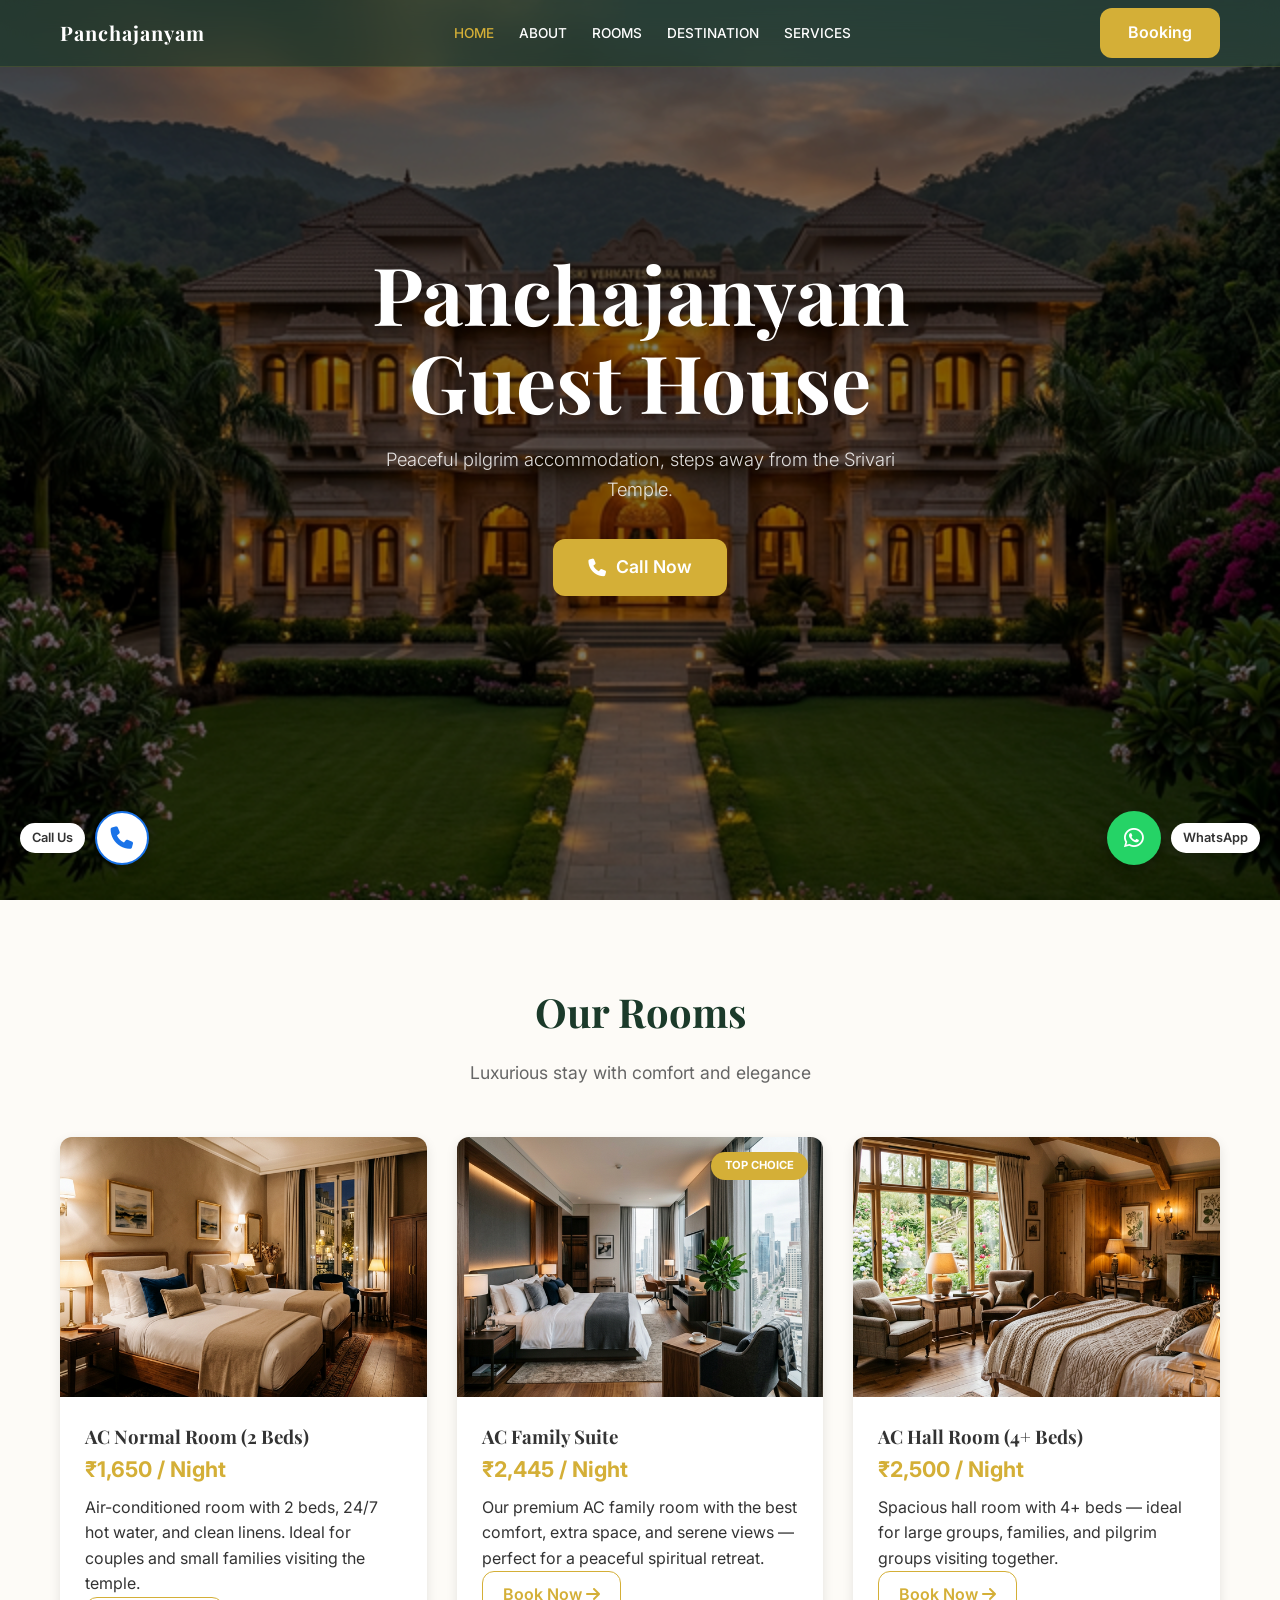
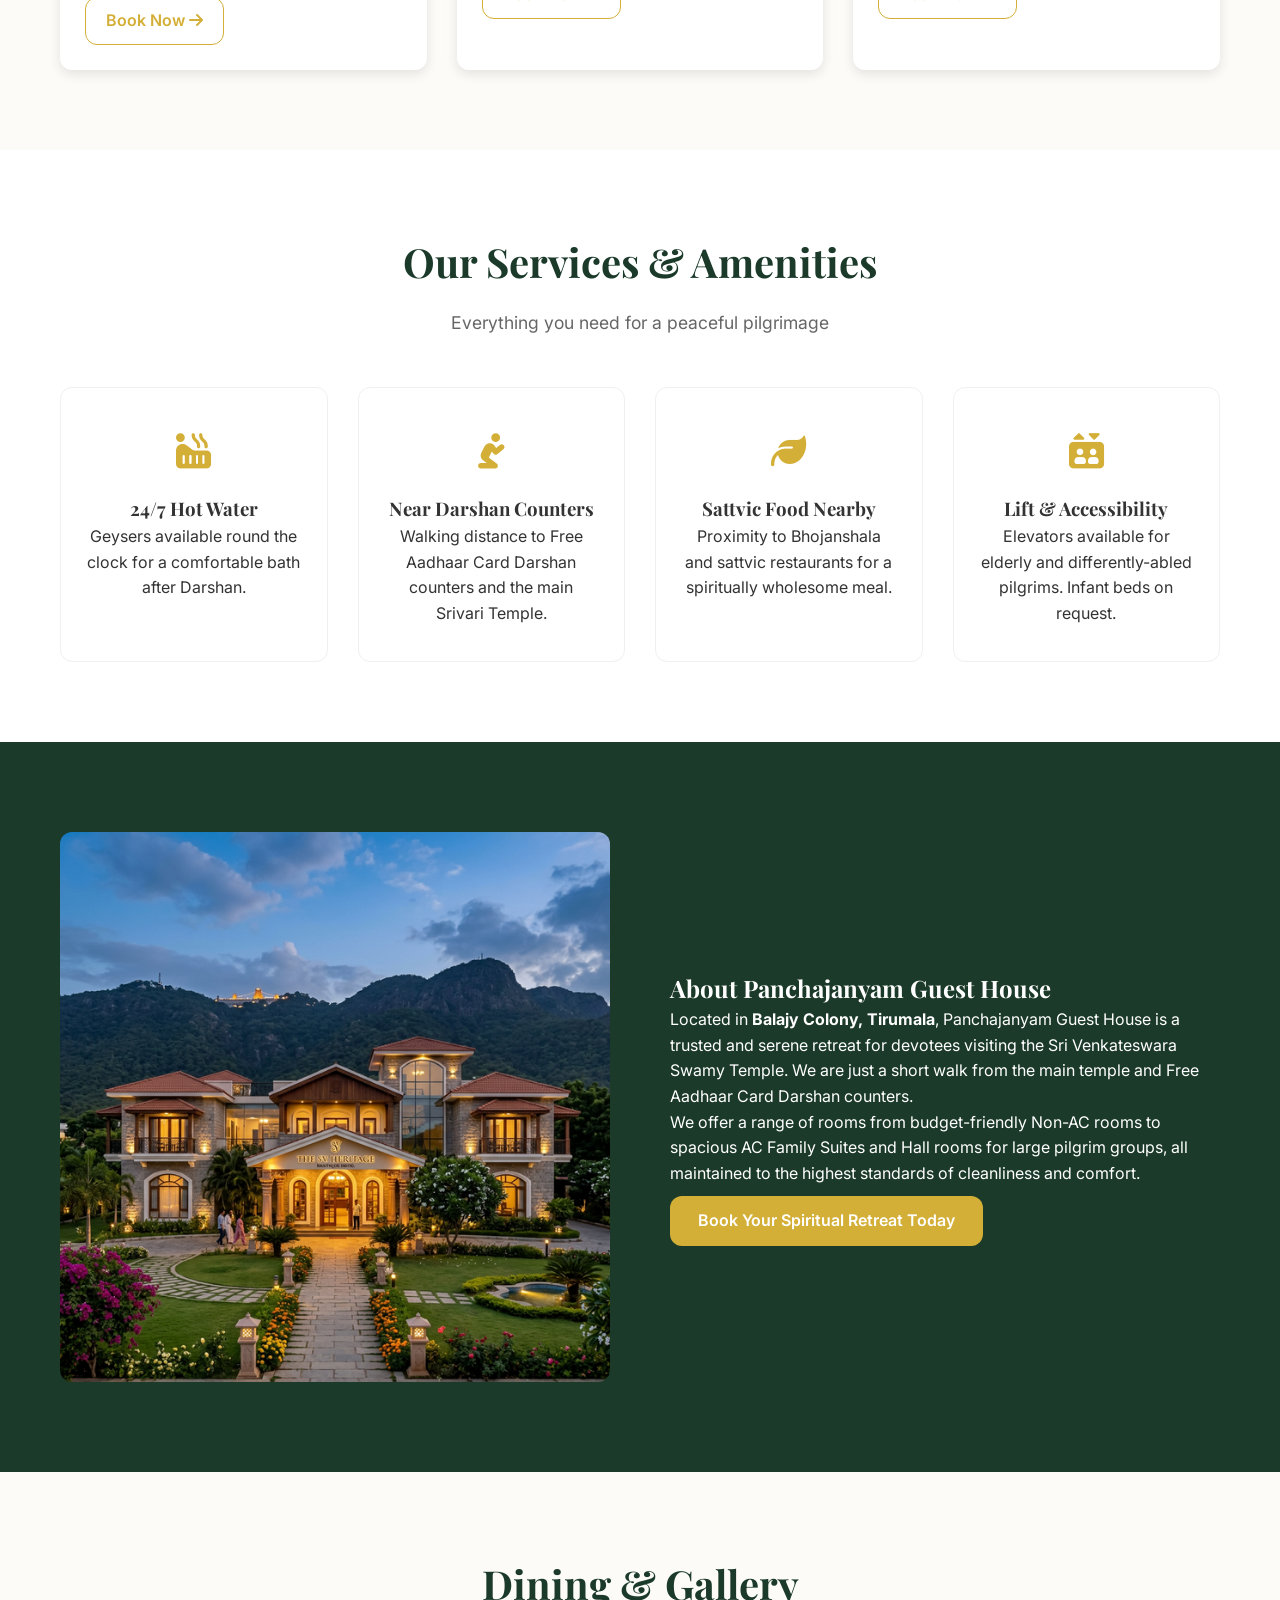
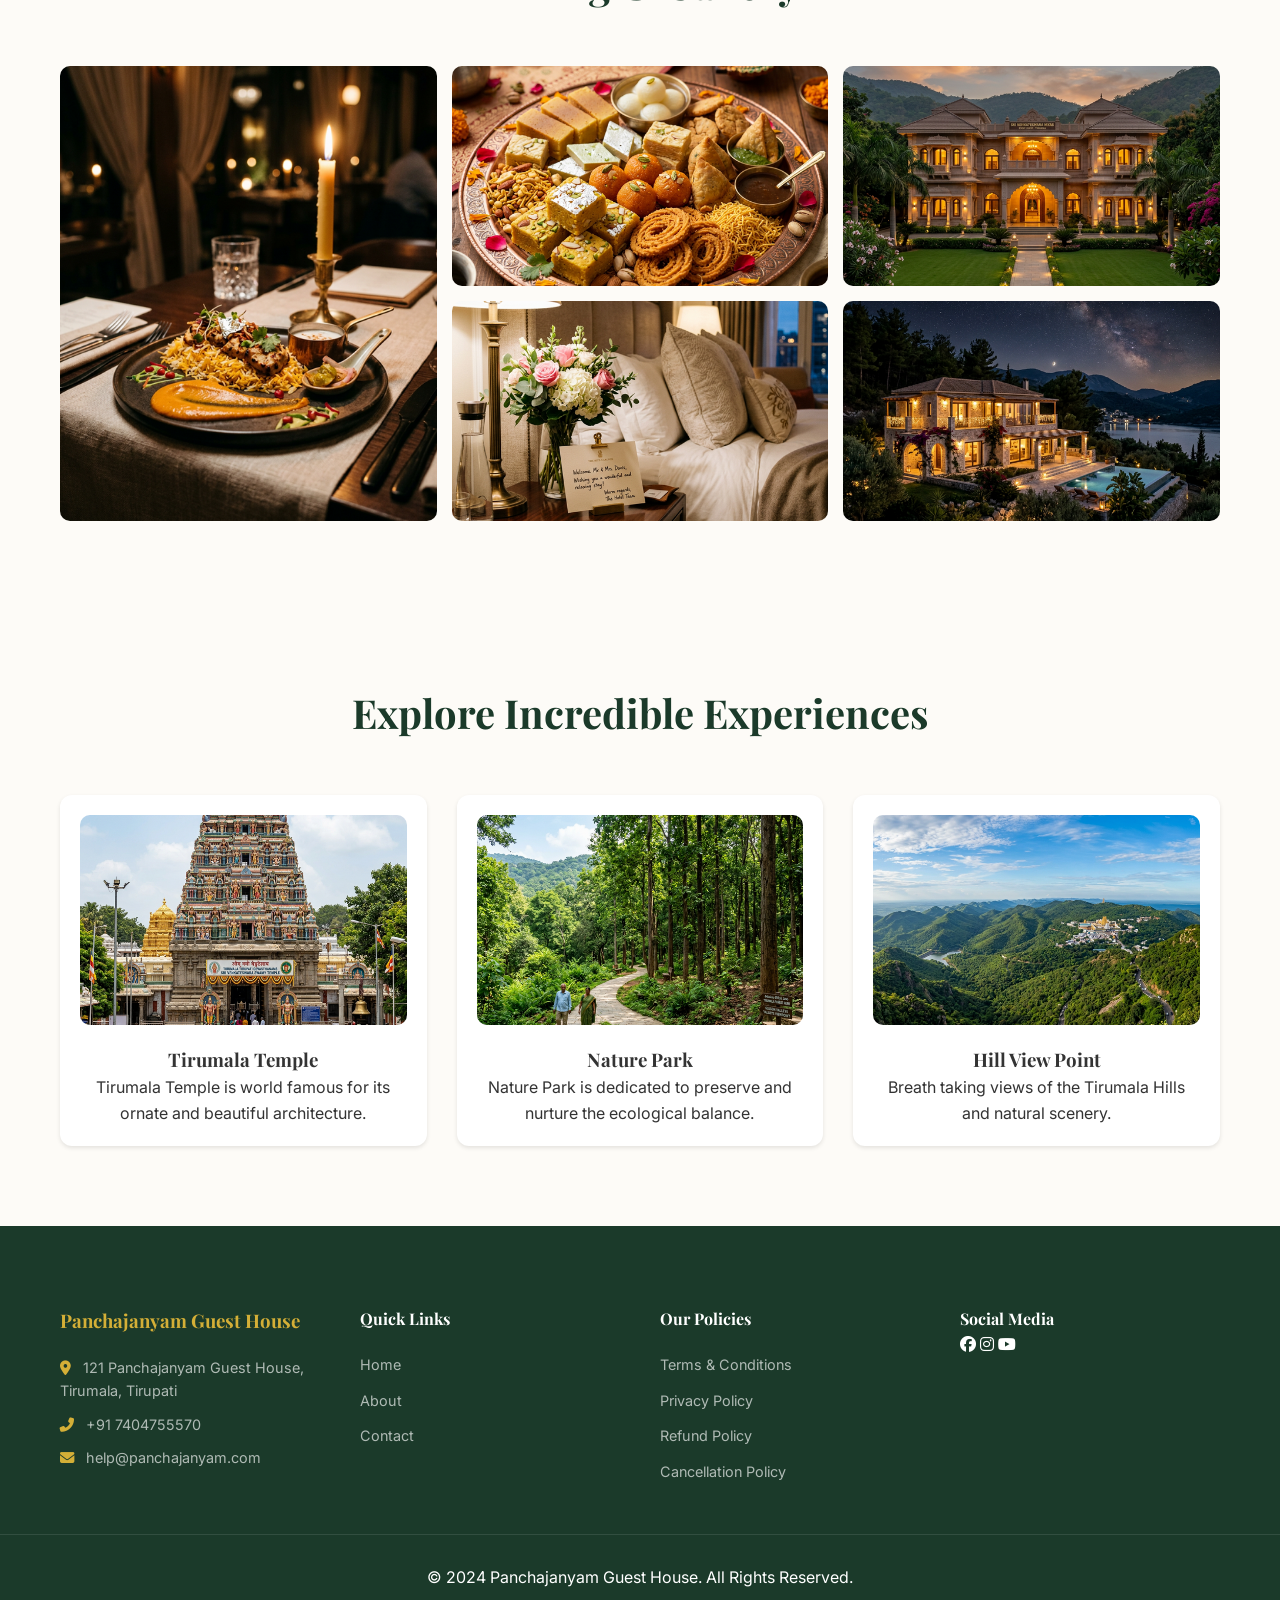
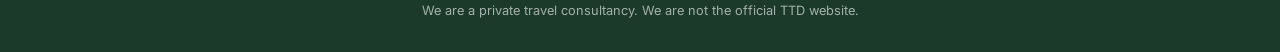
<file: index.html>
<!DOCTYPE html>
<html lang="en">
<head>
    <meta charset="UTF-8">
    <meta name="viewport" content="width=device-width, initial-scale=1.0">
    <title>Panchajanyam Guest House Tirumala | Accommodation near Srivari Temple</title>
    <meta name="description" content="Experience a peaceful and comfortable stay at Panchajanyam Guest House, Tirumala. Located within walking distance to the Srivari Temple, we offer affordable AC and Non-AC rooms for pilgrims. Book your stay today.">
    <meta name="keywords" content="Panchajanyam Guest House Tirumala, Tirumala Room Booking, Accommodation near Tirumala Temple, Pilgrim accommodation Tirumala, Guesthouse near Srivari Temple, Budget Stay Tirumala, Balajy Colony accommodation">
    <meta name="theme-color" content="#1b3a2a">    <link rel="preconnect" href="https://fonts.googleapis.com">
    <link rel="preconnect" href="https://fonts.gstatic.com" crossorigin>

    <link rel="stylesheet" href="style.css">
    <!-- Font Awesome for Icons -->
    <link rel="stylesheet" href="https://cdnjs.cloudflare.com/ajax/libs/font-awesome/6.5.1/css/all.min.css">
</head>
<body>

    <!-- Header / Navigation -->
    <header class="header">
        <nav class="container nav">
            <div class="logo">
                <a href="index.html">Panchajanyam</a>
            </div>
            <ul class="nav-links">
                <li><a href="#home" class="active">Home</a></li>
                <li><a href="#about">About</a></li>
                <li><a href="#rooms">Rooms</a></li>
                <li><a href="#destination">Destination</a></li>
                <li><a href="#services">Services</a></li>
            </ul>
            <a href="#booking" class="btn btn-primary booking-btn">Booking</a>
            <div class="mobile-menu-icon" id="mobile-menu-icon">
                <i class="fas fa-bars"></i>
            </div>
        </nav>
    </header>

    <!-- Hero Section -->
    <section class="hero" id="home">
        <div class="hero-bg">
            <img src="./assets/hero.png" alt="Panchajanyam Guest House Hero">
        </div>
        <div class="hero-content container">
            <h1 class="hero-title">Panchajanyam<br>Guest House</h1>
            <p class="hero-description">Peaceful pilgrim accommodation, steps away from the Srivari Temple.</p>
            <div class="hero-btns">
                <a href="tel:+917404755570" class="btn btn-primary hero-call-btn"><i class="fas fa-phone-alt"></i> Call Now</a>
            </div>



        </div>
    </section>

    <!-- Floating Call & WhatsApp Buttons -->
    <a href="tel:+917404755570" class="float-call" aria-label="Call Us">
        <span class="float-label">Call Us</span>
        <span class="float-btn float-btn-call"><i class="fas fa-phone-alt"></i></span>
    </a>
    <a href="https://wa.me/917404755570" target="_blank" class="float-whatsapp" aria-label="WhatsApp">
        <span class="float-btn float-btn-whatsapp"><i class="fab fa-whatsapp"></i></span>
        <span class="float-label">WhatsApp</span>
    </a>

    <!-- Our Rooms Section -->
    <section class="rooms" id="rooms">
        <div class="container">
            <div class="section-title">
                <h2>Our Rooms</h2>
                <p>Luxurious stay with comfort and elegance</p>
            </div>
            <div class="grid rooms-grid">
                <!-- Room 1 -->
                <div class="room-card">
                    <div class="room-img">
                        <img src="./assets/room1.png" alt="Ac Room 2 bed" loading="lazy">
                    </div>
                    <div class="room-info">
                        <h3>AC Normal Room (2 Beds)</h3>
                        <div class="room-price">₹1,650 / Night</div>
                        <p>Air-conditioned room with 2 beds, 24/7 hot water, and clean linens. Ideal for couples and small families visiting the temple.</p>
                        <a href="#booking" class="btn btn-outline">Book Now <i class="fas fa-arrow-right"></i></a>
                    </div>
                </div>
                <!-- Room 2 -->
                <div class="room-card">
                    <div class="room-badge">Top Choice</div>
                    <div class="room-img">
                        <img src="./assets/room2.png" alt="AC Family Suite" loading="lazy">
                    </div>
                    <div class="room-info">
                        <h3>AC Family Suite</h3>
                        <div class="room-price">₹2,445 / Night</div>
                        <p>Our premium AC family room with the best comfort, extra space, and serene views — perfect for a peaceful spiritual retreat.</p>
                        <a href="#booking" class="btn btn-outline">Book Now <i class="fas fa-arrow-right"></i></a>
                    </div>
                </div>
                <!-- Room 3 -->
                <div class="room-card">
                    <div class="room-img">
                        <img src="./assets/room3.png" alt="AC Hall Room for Groups" loading="lazy">
                    </div>
                    <div class="room-info">
                        <h3>AC Hall Room (4+ Beds)</h3>
                        <div class="room-price">₹2,500 / Night</div>
                        <p>Spacious hall room with 4+ beds — ideal for large groups, families, and pilgrim groups visiting together.</p>
                        <a href="#booking" class="btn btn-outline">Book Now <i class="fas fa-arrow-right"></i></a>
                    </div>
                </div>
            </div>
        </div>
    </section>

    <!-- Our Services Section -->
    <section class="services" id="services">
        <div class="container">
            <div class="section-title">
                <h2>Our Services & Amenities</h2>
                <p>Everything you need for a peaceful pilgrimage</p>
            </div>
            <div class="grid services-grid">
                <div class="service-item">
                    <div class="service-icon"><i class="fas fa-hot-tub"></i></div>
                    <h3>24/7 Hot Water</h3>
                    <p>Geysers available round the clock for a comfortable bath after Darshan.</p>
                </div>
                <div class="service-item">
                    <div class="service-icon"><i class="fas fa-pray"></i></div>
                    <h3>Near Darshan Counters</h3>
                    <p>Walking distance to Free Aadhaar Card Darshan counters and the main Srivari Temple.</p>
                </div>
                <div class="service-item">
                    <div class="service-icon"><i class="fas fa-leaf"></i></div>
                    <h3>Sattvic Food Nearby</h3>
                    <p>Proximity to Bhojanshala and sattvic restaurants for a spiritually wholesome meal.</p>
                </div>
                <div class="service-item">
                    <div class="service-icon"><i class="fas fa-elevator"></i></div>
                    <h3>Lift & Accessibility</h3>
                    <p>Elevators available for elderly and differently-abled pilgrims. Infant beds on request.</p>
                </div>
            </div>
        </div>
    </section>

    <!-- About Us Section -->
    <section class="about" id="about">
        <div class="container about-row">
            <div class="about-img">
                <img src="./assets/about.png" alt="About Panchajanyam" loading="lazy">
            </div>
            <div class="about-content">
                <h2>About Panchajanyam Guest House</h2>
                <p>Located in <strong>Balajy Colony, Tirumala</strong>, Panchajanyam Guest House is a trusted and serene retreat for devotees visiting the Sri Venkateswara Swamy Temple. We are just a short walk from the main temple and Free Aadhaar Card Darshan counters.</p>
                <p>We offer a range of rooms from budget-friendly Non-AC rooms to spacious AC Family Suites and Hall rooms for large pilgrim groups, all maintained to the highest standards of cleanliness and comfort.</p>
                <a href="contact.html" class="btn btn-primary" style="margin-top: 10px;">Book Your Spiritual Retreat Today</a>
            </div>
        </div>
    </section>

    <!-- Dining & Gallery Section -->
    <section class="gallery">
        <div class="container">
            <div class="section-title">
                <h2>Dining & Gallery</h2>
            </div>
            <div class="grid gallery-grid">
                <div class="gallery-item large">
                    <img src="./assets/dining1.png" alt="Dining" loading="lazy">
                </div>
                <div class="gallery-item">
                    <img src="./assets/dining2.png" alt="Food" loading="lazy">
                </div>
                <div class="gallery-item">
                    <img src="./assets/hero.png" alt="Hotel Exterior" loading="lazy">
                </div>
                <div class="gallery-item">
                    <img src="./assets/gallery1.png" alt="Room Detail" loading="lazy">
                </div>
                <div class="gallery-item">
                    <img src="./assets/gallery2.png" alt="Hotel Night View" loading="lazy">
                </div>
            </div>
        </div>
    </section>

    <!-- Experiences Section -->
    <section class="experiences" id="destination">
        <div class="container">
            <div class="section-title">
                <h2>Explore Incredible Experiences</h2>
            </div>
            <div class="grid experiences-grid">
                <div class="experience-card">
                    <img src="./assets/exp_temple.png" alt="Tirumala Temple" loading="lazy">
                    <h3>Tirumala Temple</h3>
                    <p>Tirumala Temple is world famous for its ornate and beautiful architecture.</p>
                </div>
                <div class="experience-card">
                    <img src="./assets/exp_park.png" alt="Nature Park" loading="lazy">
                    <h3>Nature Park</h3>
                    <p>Nature Park is dedicated to preserve and nurture the ecological balance.</p>
                </div>
                <div class="experience-card">
                    <img src="./assets/exp_hills.png" alt="Hill View Point" loading="lazy">
                    <h3>Hill View Point</h3>
                    <p>Breath taking views of the Tirumala Hills and natural scenery.</p>
                </div>
            </div>
        </div>
    </section>


    <!-- Booking Enquiry Modal -->
    <div id="booking-modal" class="modal">
        <div class="modal-content glass">
            <span class="close-modal">&times;</span>
            <h2>Booking Enquiry</h2>
            <form id="enquiry-form">
                <input type="hidden" id="modal-room-type">
                <div class="form-group">
                    <label>Full Name</label>
                    <input type="text" id="guest-name" placeholder="Enter your name" required>
                </div>
                <div class="form-row">
                    <div class="form-group">
                        <label>Check In</label>
                        <input type="date" id="modal-checkin" required>
                    </div>
                    <div class="form-group">
                        <label>Check Out</label>
                        <input type="date" id="modal-checkout" required>
                    </div>
                </div>


                <div class="form-group">
                    <label>Number of Guests</label>
                    <input type="number" id="modal-guests" min="1" max="10" value="1" required>
                </div>
                <button type="submit" class="btn btn-primary w-100">Send Enquiry on WhatsApp <i class="fab fa-whatsapp"></i></button>
            </form>
        </div>
    </div>

    <!-- Footer -->
    <footer class="footer">
        <div class="container grid footer-grid">
            <div class="footer-info">
                <h3>Panchajanyam Guest House</h3>
                <p><i class="fas fa-map-marker-alt"></i> 121 Panchajanyam Guest House, Tirumala, Tirupati</p>
                <p><i class="fas fa-phone"></i> +91 7404755570</p>
                <p><i class="fas fa-envelope"></i> help@panchajanyam.com</p>
            </div>
            <div class="footer-links">
                <h4>Quick Links</h4>
                <ul>
                    <li><a href="index.html">Home</a></li>
                    <li><a href="about.html">About</a></li>
                    <li><a href="contact.html">Contact</a></li>
                </ul>
            </div>
            <div class="footer-links">
                <h4>Our Policies</h4>
                <ul>
                    <li><a href="terms.html">Terms & Conditions</a></li>
                    <li><a href="privacy.html">Privacy Policy</a></li>
                    <li><a href="refund.html">Refund Policy</a></li>
                    <li><a href="cancellation.html">Cancellation Policy</a></li>
                </ul>
            </div>
            <div class="footer-social">
                <h4>Social Media</h4>
                <div class="social-icons">
                    <a href="#"><i class="fab fa-facebook"></i></a>
                    <a href="#"><i class="fab fa-instagram"></i></a>
                    <a href="#"><i class="fab fa-youtube"></i></a>
                </div>
            </div>
        </div>
        <div class="footer-bottom">
            <p>&copy; 2024 Panchajanyam Guest House. All Rights Reserved.</p>
            <p style="font-size: 0.8rem; margin-top: 10px; color: rgba(255,255,255,0.6);">We are a private travel consultancy. We are not the official TTD website.</p>
        </div>
    </footer>

    <script>
        // Placeholder for smooth scroll and mobile menu
        document.addEventListener('DOMContentLoaded', () => {
            const menuIcon = document.getElementById('mobile-menu-icon');
            const navLinks = document.querySelector('.nav-links');
            
            menuIcon.addEventListener('click', () => {
                navLinks.classList.toggle('active');
            });



            // Modal & WhatsApp Logic
            const modal = document.getElementById('booking-modal');
            const closeModal = document.querySelector('.close-modal');
            const enquiryForm = document.getElementById('enquiry-form');
            const bookButtons = document.querySelectorAll('.btn-outline');

            bookButtons.forEach(btn => {
                btn.addEventListener('click', (e) => {
                    e.preventDefault();
                    
                    // Pre-fill from search bar if available


                    // Get room type from card if applicable
                    const card = btn.closest('.room-card');
                    if (card) {
                        const roomName = card.querySelector('h3').innerText;
                        document.getElementById('modal-room-type').value = roomName;
                    } else {
                        document.getElementById('modal-room-type').value = "General Enquiry";
                    }

                    modal.style.display = 'block';
                });
            });

            closeModal.addEventListener('click', () => {
                modal.style.display = 'none';
            });

            window.addEventListener('click', (e) => {
                if (e.target == modal) {
                    modal.style.display = 'none';
                }
            });

            enquiryForm.addEventListener('submit', (e) => {
                e.preventDefault();
                
                const name = document.getElementById('guest-name').value;
                const room = document.getElementById('modal-room-type').value;
                const checkin = document.getElementById('modal-checkin').value;
                const checkout = document.getElementById('modal-checkout').value;
                const guests = document.getElementById('modal-guests').value;

                const message = `Hello! I would like to book a stay at Panchajanyam Guest House.\n\n` +
                                `- *Name:* ${name}\n` +
                                `- *Room:* ${room}\n` +
                                `- *Check-in:* ${checkin}\n` +
                                `- *Check-out:* ${checkout}\n` +
                                `- *Guests:* ${guests}`;

                const whatsappUrl = `https://wa.me/917404755570?text=${encodeURIComponent(message)}`;
                window.open(whatsappUrl, '_blank');
                modal.style.display = 'none';
            });
        });
    </script>

</body>
</html>
</file>
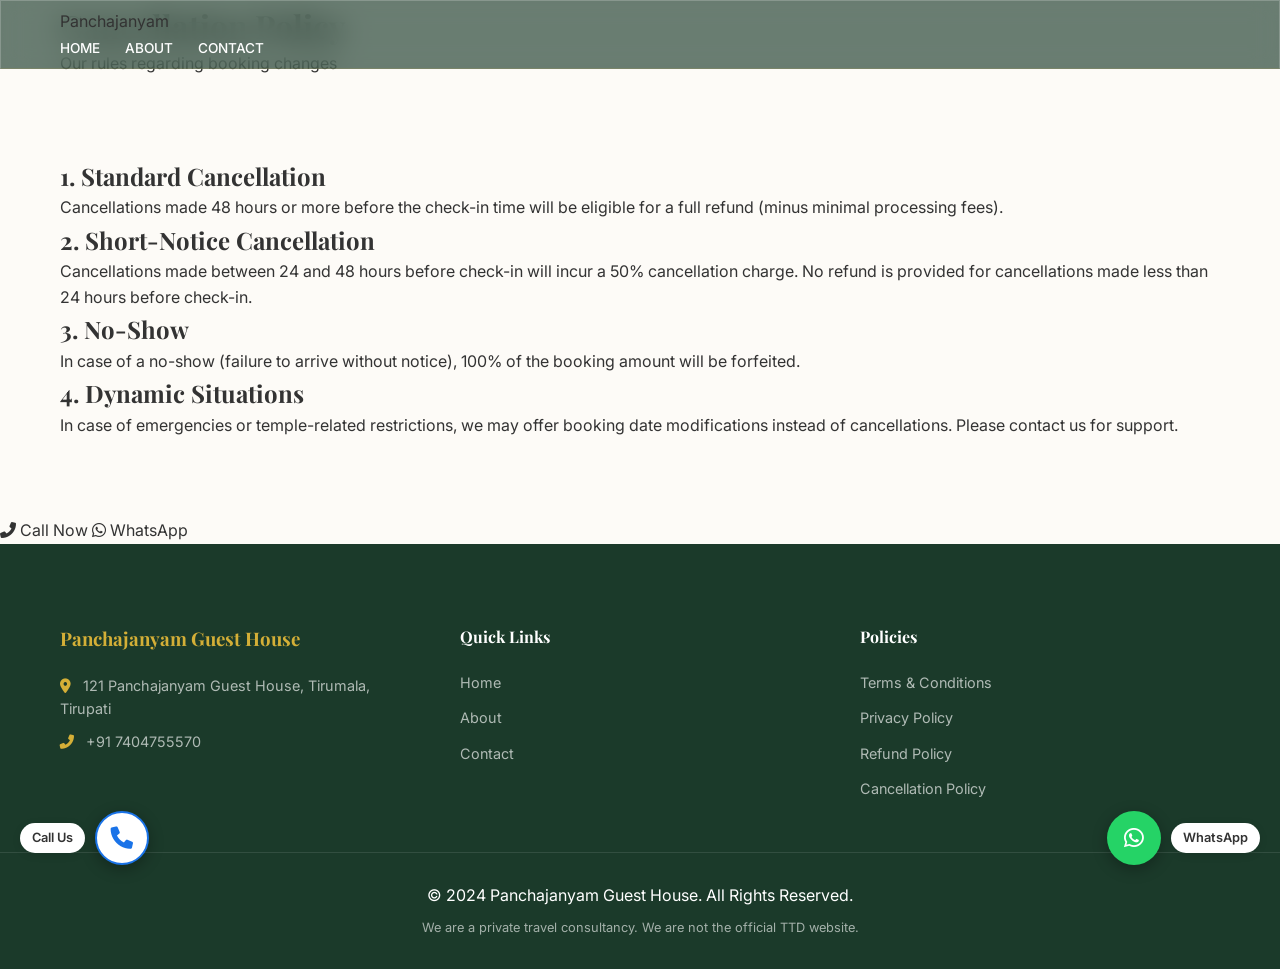
<file: cancellation.html>
<!DOCTYPE html>
<html lang="en">
<head>
    <meta charset="UTF-8">
    <meta name="viewport" content="width=device-width, initial-scale=1.0">
    <title>Cancellation Policy - Panchajanyam Guest House</title>    <link rel="preconnect" href="https://fonts.googleapis.com">
    <link rel="preconnect" href="https://fonts.gstatic.com" crossorigin>

    <link rel="stylesheet" href="style.css">
    <link rel="stylesheet" href="https://cdnjs.cloudflare.com/ajax/libs/font-awesome/6.0.0/css/all.min.css">
</head>
<body>
    <nav class="navbar glass">
        <div class="container nav-container">
            <a href="index.html" class="logo">Panchajanyam</a>
            <ul class="nav-links">
                <li><a href="index.html">Home</a></li>
                <li><a href="about.html">About</a></li>
                <li><a href="contact.html">Contact</a></li>
            </ul>
        </div>
    </nav>

    <!-- Floating Call & WhatsApp Buttons -->
    <a href="tel:+917404755570" class="float-call" aria-label="Call Us">
        <span class="float-label">Call Us</span>
        <span class="float-btn float-btn-call"><i class="fas fa-phone-alt"></i></span>
    </a>
    <a href="https://wa.me/917404755570" target="_blank" class="float-whatsapp" aria-label="WhatsApp">
        <span class="float-btn float-btn-whatsapp"><i class="fab fa-whatsapp"></i></span>
        <span class="float-label">WhatsApp</span>
    </a>

        <div class="container">
            <h1>Cancellation Policy</h1>
            <p>Our rules regarding booking changes</p>
        </div>
    </header>

    <section class="page-content">
        <div class="container">
            <h2>1. Standard Cancellation</h2>
            <p>Cancellations made 48 hours or more before the check-in time will be eligible for a full refund (minus minimal processing fees).</p>
            
            <h2>2. Short-Notice Cancellation</h2>
            <p>Cancellations made between 24 and 48 hours before check-in will incur a 50% cancellation charge. No refund is provided for cancellations made less than 24 hours before check-in.</p>
            
            <h2>3. No-Show</h2>
            <p>In case of a no-show (failure to arrive without notice), 100% of the booking amount will be forfeited.</p>
            
            <h2>4. Dynamic Situations</h2>
            <p>In case of emergencies or temple-related restrictions, we may offer booking date modifications instead of cancellations. Please contact us for support.</p>
        </div>
    </section>

    <a href="tel:+917404755570" class="floating-contact-btn floating-call-btn" aria-label="Call Panchajanyam Guest House">
        <i class="fas fa-phone"></i>
        <span>Call Now</span>
    </a>

    <a href="https://wa.me/917404755570" class="floating-contact-btn floating-whatsapp-btn" target="_blank" rel="noopener noreferrer" aria-label="Chat on WhatsApp">
        <i class="fab fa-whatsapp"></i>
        <span>WhatsApp</span>
    </a>

    <footer class="footer">
        <div class="container grid footer-grid">
            <div class="footer-info">
                <h3>Panchajanyam Guest House</h3>
                <p><i class="fas fa-map-marker-alt"></i> 121 Panchajanyam Guest House, Tirumala, Tirupati</p>
                <p><i class="fas fa-phone"></i> +91 7404755570</p>
            </div>
            <div class="footer-links">
                <h4>Quick Links</h4>
                <ul>
                    <li><a href="index.html">Home</a></li>
                    <li><a href="about.html">About</a></li>
                    <li><a href="contact.html">Contact</a></li>
                </ul>
            </div>
            <div class="footer-links">
                <h4>Policies</h4>
                <ul>
                    <li><a href="terms.html">Terms & Conditions</a></li>
                    <li><a href="privacy.html">Privacy Policy</a></li>
                    <li><a href="refund.html">Refund Policy</a></li>
                    <li><a href="cancellation.html">Cancellation Policy</a></li>
                </ul>
            </div>
        </div>
        <div class="footer-bottom">
            <p>&copy; 2024 Panchajanyam Guest House. All Rights Reserved.</p>
            <p style="font-size: 0.8rem; margin-top: 10px; color: rgba(255,255,255,0.6);">We are a private travel consultancy. We are not the official TTD website.</p>
        </div>
    </footer>
</body>
</html>
</file>
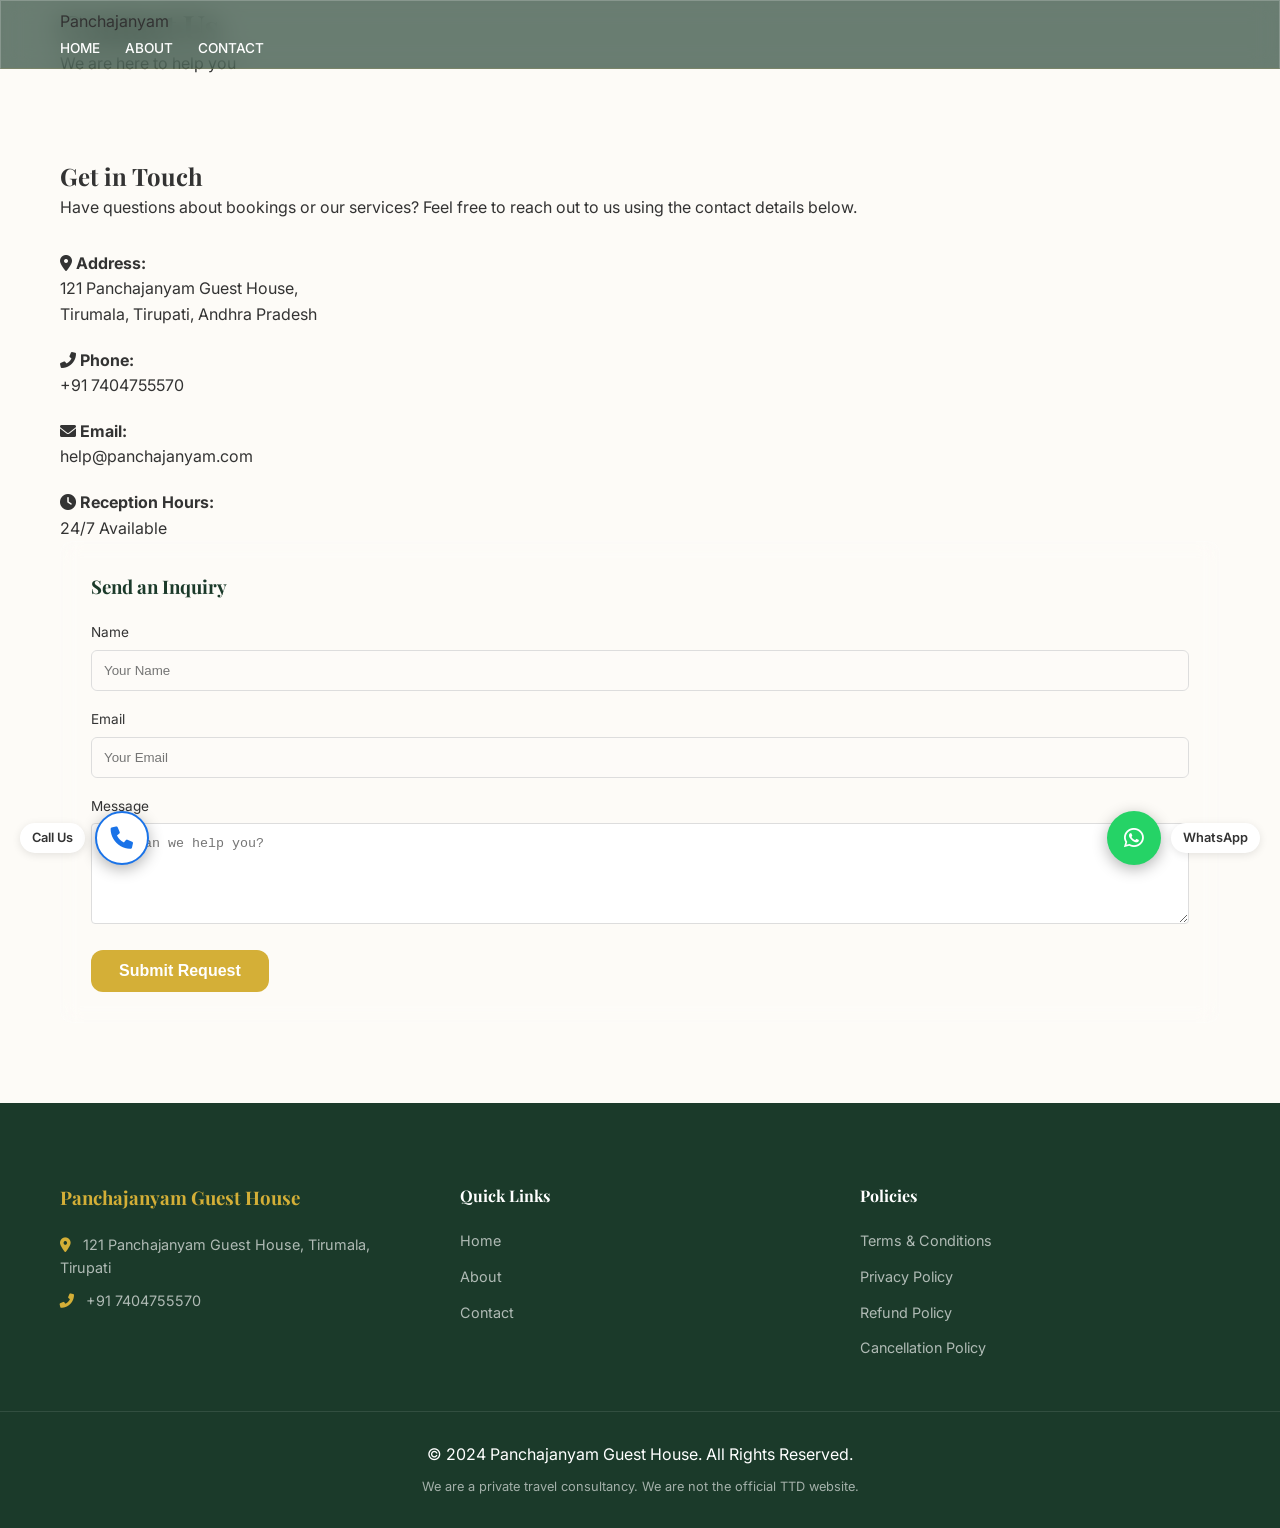
<file: contact.html>
<!DOCTYPE html>
<html lang="en">
<head>
    <meta charset="UTF-8">
    <meta name="viewport" content="width=device-width, initial-scale=1.0">
    <title>Contact Us - Panchajanyam Guest House</title>    <link rel="preconnect" href="https://fonts.googleapis.com">
    <link rel="preconnect" href="https://fonts.gstatic.com" crossorigin>

    <link rel="stylesheet" href="style.css">
    <link rel="stylesheet" href="https://cdnjs.cloudflare.com/ajax/libs/font-awesome/6.0.0/css/all.min.css">
</head>
<body>
    <nav class="navbar glass">
        <div class="container nav-container">
            <a href="index.html" class="logo">Panchajanyam</a>
            <ul class="nav-links">
                <li><a href="index.html">Home</a></li>
                <li><a href="about.html">About</a></li>
                <li><a href="contact.html">Contact</a></li>
            </ul>
        </div>
    </nav>

    <!-- Floating Call & WhatsApp Buttons -->
    <a href="tel:+917404755570" class="float-call" aria-label="Call Us">
        <span class="float-label">Call Us</span>
        <span class="float-btn float-btn-call"><i class="fas fa-phone-alt"></i></span>
    </a>
    <a href="https://wa.me/917404755570" target="_blank" class="float-whatsapp" aria-label="WhatsApp">
        <span class="float-btn float-btn-whatsapp"><i class="fab fa-whatsapp"></i></span>
        <span class="float-label">WhatsApp</span>
    </a>

        <div class="container">
            <h1>Contact Us</h1>
            <p>We are here to help you</p>
        </div>
    </header>

    <section class="page-content">
        <div class="container">
            <div class="contact-grid">
                <div class="contact-details">
                    <h2>Get in Touch</h2>
                    <p>Have questions about bookings or our services? Feel free to reach out to us using the contact details below.</p>
                    
                    <div style="margin-top: 30px;">
                        <p><strong><i class="fas fa-map-marker-alt"></i> Address:</strong><br>
                        121 Panchajanyam Guest House,<br>
                        Tirumala, Tirupati, Andhra Pradesh</p>
                        
                        <p style="margin-top: 20px;"><strong><i class="fas fa-phone"></i> Phone:</strong><br>
                        +91 7404755570</p>
                        
                        <p style="margin-top: 20px;"><strong><i class="fas fa-envelope"></i> Email:</strong><br>
                        help@panchajanyam.com</p>
                        
                        <p style="margin-top: 20px;"><strong><i class="fas fa-clock"></i> Reception Hours:</strong><br>
                        24/7 Available</p>
                    </div>
                </div>
                <div class="contact-form-container">
                    <div class="glass" style="padding: 30px; border-radius: var(--border-radius);">
                        <h3 style="margin-bottom: 20px; color: var(--primary-color);">Send an Inquiry</h3>
                        <form id="contact-form">
                            <div class="form-group">
                                <label style="color: #333;">Name</label>
                                <input type="text" placeholder="Your Name" style="color: #333; border: 1px solid #ddd;" required>
                            </div>
                            <div class="form-group">
                                <label style="color: #333;">Email</label>
                                <input type="email" placeholder="Your Email" style="color: #333; border: 1px solid #ddd;" required>
                            </div>
                            <div class="form-group">
                                <label style="color: #333;">Message</label>
                                <textarea rows="5" placeholder="How can we help you?" style="width: 100%; padding: 12px; border: 1px solid #ddd; border-radius: 4px;" required></textarea>
                            </div>
                            <button type="submit" class="btn btn-primary w-100">Submit Request</button>
                        </form>
                    </div>
                </div>
            </div>
        </div>
    </section>

    <footer class="footer">
        <div class="container grid footer-grid">
            <div class="footer-info">
                <h3>Panchajanyam Guest House</h3>
                <p><i class="fas fa-map-marker-alt"></i> 121 Panchajanyam Guest House, Tirumala, Tirupati</p>
                <p><i class="fas fa-phone"></i> +91 7404755570</p>
            </div>
            <div class="footer-links">
                <h4>Quick Links</h4>
                <ul>
                    <li><a href="index.html">Home</a></li>
                    <li><a href="about.html">About</a></li>
                    <li><a href="contact.html">Contact</a></li>
                </ul>
            </div>
            <div class="footer-links">
                <h4>Policies</h4>
                <ul>
                    <li><a href="terms.html">Terms & Conditions</a></li>
                    <li><a href="privacy.html">Privacy Policy</a></li>
                    <li><a href="refund.html">Refund Policy</a></li>
                    <li><a href="cancellation.html">Cancellation Policy</a></li>
                </ul>
            </div>
        </div>
        <div class="footer-bottom">
            <p>&copy; 2024 Panchajanyam Guest House. All Rights Reserved.</p>
            <p style="font-size: 0.8rem; margin-top: 10px; color: rgba(255,255,255,0.6);">We are a private travel consultancy. We are not the official TTD website.</p>
        </div>
    </footer>
</body>
</html>
</file>
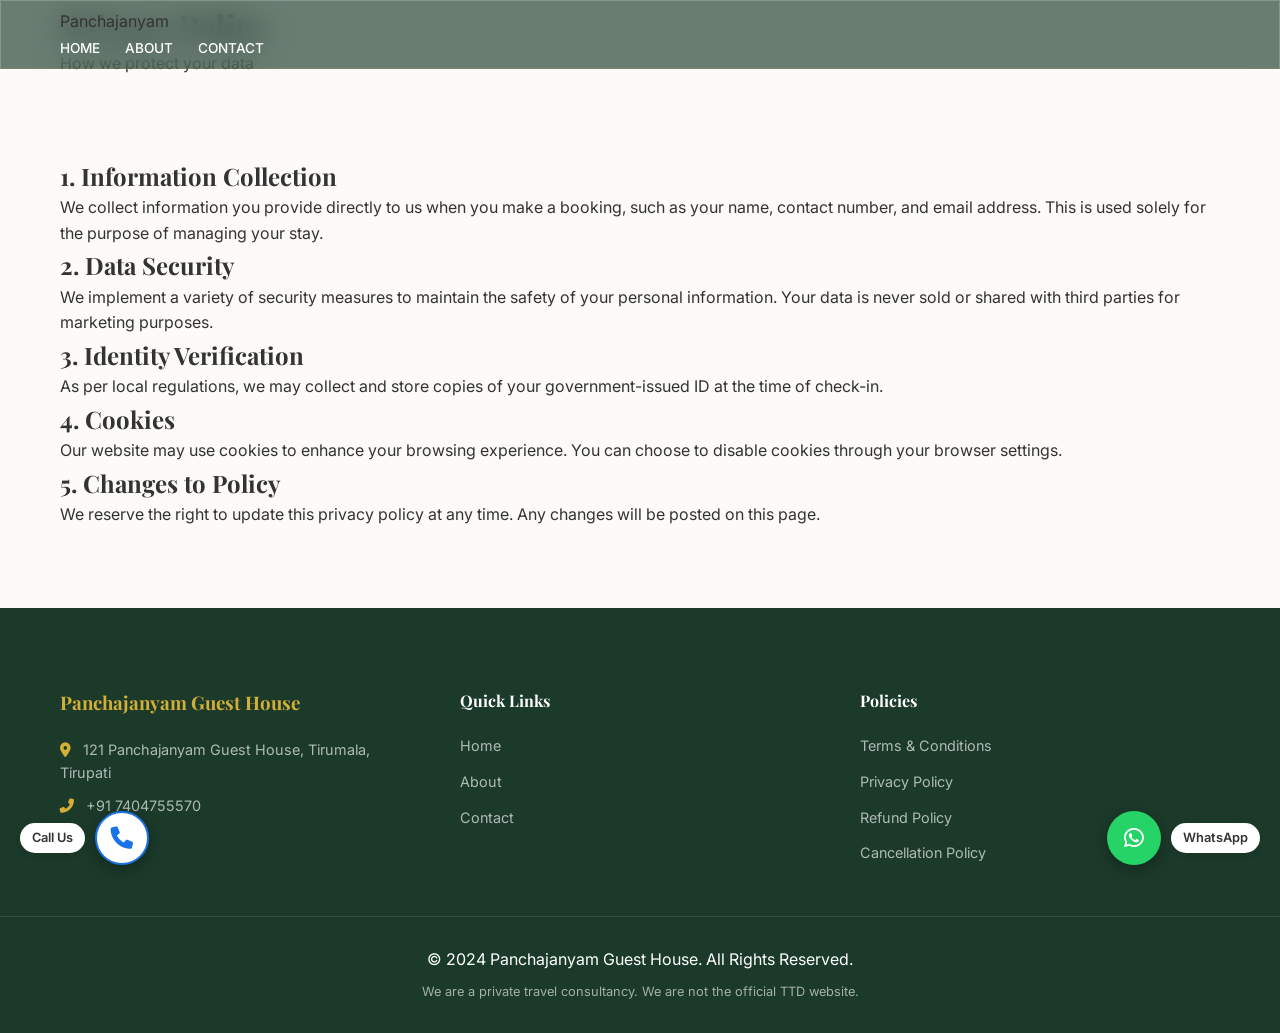
<file: privacy.html>
<!DOCTYPE html>
<html lang="en">
<head>
    <meta charset="UTF-8">
    <meta name="viewport" content="width=device-width, initial-scale=1.0">
    <title>Privacy Policy - Panchajanyam Guest House</title>    <link rel="preconnect" href="https://fonts.googleapis.com">
    <link rel="preconnect" href="https://fonts.gstatic.com" crossorigin>

    <link rel="stylesheet" href="style.css">
    <link rel="stylesheet" href="https://cdnjs.cloudflare.com/ajax/libs/font-awesome/6.0.0/css/all.min.css">
</head>
<body>
    <nav class="navbar glass">
        <div class="container nav-container">
            <a href="index.html" class="logo">Panchajanyam</a>
            <ul class="nav-links">
                <li><a href="index.html">Home</a></li>
                <li><a href="about.html">About</a></li>
                <li><a href="contact.html">Contact</a></li>
            </ul>
        </div>
    </nav>

    <!-- Floating Call & WhatsApp Buttons -->
    <a href="tel:+917404755570" class="float-call" aria-label="Call Us">
        <span class="float-label">Call Us</span>
        <span class="float-btn float-btn-call"><i class="fas fa-phone-alt"></i></span>
    </a>
    <a href="https://wa.me/917404755570" target="_blank" class="float-whatsapp" aria-label="WhatsApp">
        <span class="float-btn float-btn-whatsapp"><i class="fab fa-whatsapp"></i></span>
        <span class="float-label">WhatsApp</span>
    </a>

        <div class="container">
            <h1>Privacy Policy</h1>
            <p>How we protect your data</p>
        </div>
    </header>

    <section class="page-content">
        <div class="container">
            <h2>1. Information Collection</h2>
            <p>We collect information you provide directly to us when you make a booking, such as your name, contact number, and email address. This is used solely for the purpose of managing your stay.</p>
            
            <h2>2. Data Security</h2>
            <p>We implement a variety of security measures to maintain the safety of your personal information. Your data is never sold or shared with third parties for marketing purposes.</p>
            
            <h2>3. Identity Verification</h2>
            <p>As per local regulations, we may collect and store copies of your government-issued ID at the time of check-in.</p>
            
            <h2>4. Cookies</h2>
            <p>Our website may use cookies to enhance your browsing experience. You can choose to disable cookies through your browser settings.</p>
            
            <h2>5. Changes to Policy</h2>
            <p>We reserve the right to update this privacy policy at any time. Any changes will be posted on this page.</p>
        </div>
    </section>

    <footer class="footer">
        <div class="container grid footer-grid">
            <div class="footer-info">
                <h3>Panchajanyam Guest House</h3>
                <p><i class="fas fa-map-marker-alt"></i> 121 Panchajanyam Guest House, Tirumala, Tirupati</p>
                <p><i class="fas fa-phone"></i> +91 7404755570</p>
            </div>
            <div class="footer-links">
                <h4>Quick Links</h4>
                <ul>
                    <li><a href="index.html">Home</a></li>
                    <li><a href="about.html">About</a></li>
                    <li><a href="contact.html">Contact</a></li>
                </ul>
            </div>
            <div class="footer-links">
                <h4>Policies</h4>
                <ul>
                    <li><a href="terms.html">Terms & Conditions</a></li>
                    <li><a href="privacy.html">Privacy Policy</a></li>
                    <li><a href="refund.html">Refund Policy</a></li>
                    <li><a href="cancellation.html">Cancellation Policy</a></li>
                </ul>
            </div>
        </div>
        <div class="footer-bottom">
            <p>&copy; 2024 Panchajanyam Guest House. All Rights Reserved.</p>
            <p style="font-size: 0.8rem; margin-top: 10px; color: rgba(255,255,255,0.6);">We are a private travel consultancy. We are not the official TTD website.</p>
        </div>
    </footer>
</body>
</html>
</file>
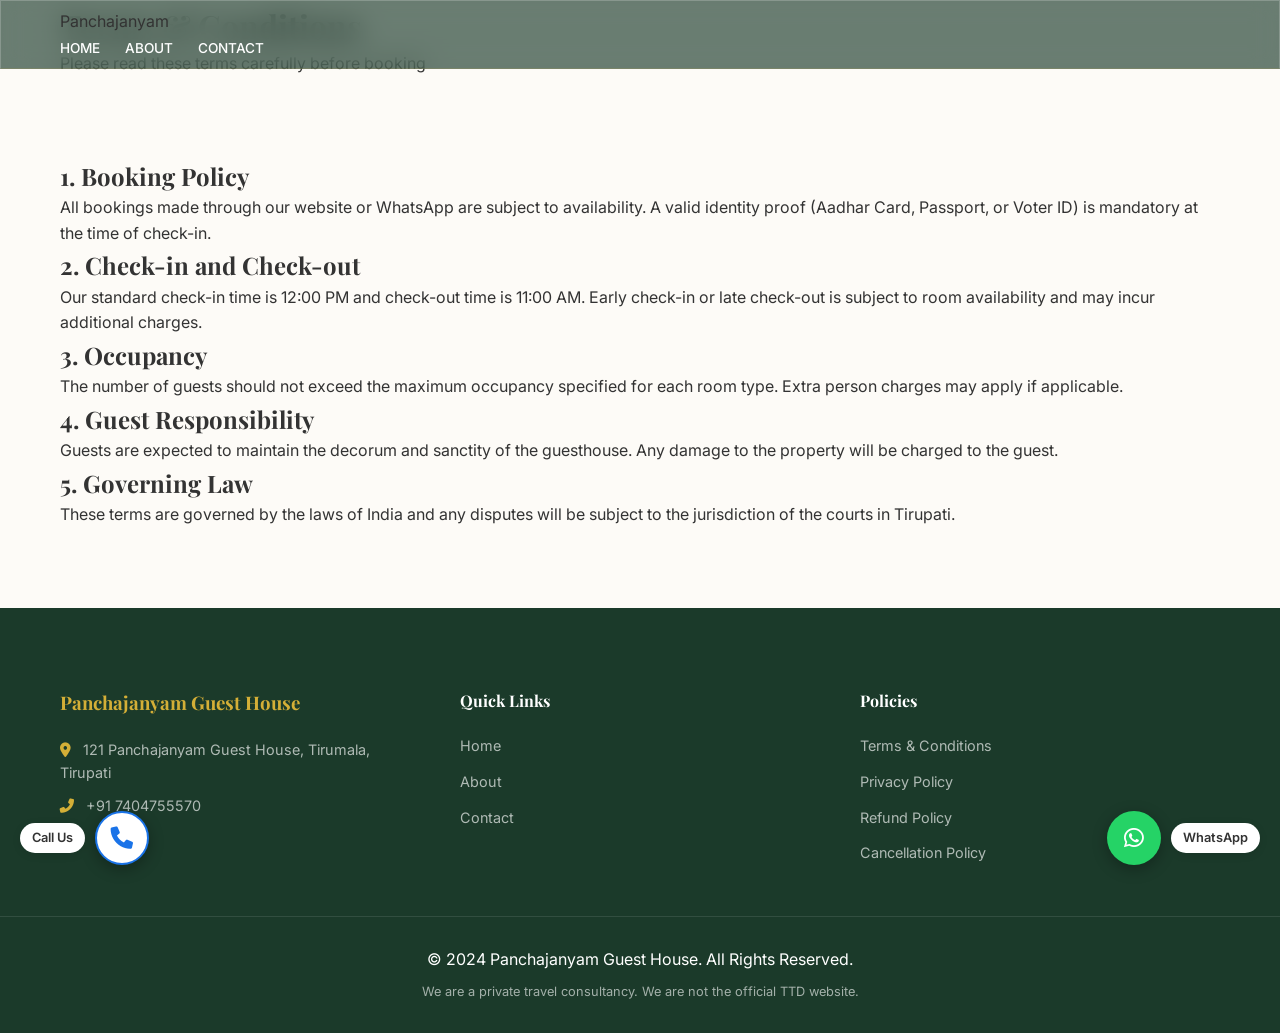
<file: terms.html>
<!DOCTYPE html>
<html lang="en">
<head>
    <meta charset="UTF-8">
    <meta name="viewport" content="width=device-width, initial-scale=1.0">
    <title>Terms & Conditions - Panchajanyam Guest House</title>    <link rel="preconnect" href="https://fonts.googleapis.com">
    <link rel="preconnect" href="https://fonts.gstatic.com" crossorigin>

    <link rel="stylesheet" href="style.css">
    <link rel="stylesheet" href="https://cdnjs.cloudflare.com/ajax/libs/font-awesome/6.0.0/css/all.min.css">
</head>
<body>
    <nav class="navbar glass">
        <div class="container nav-container">
            <a href="index.html" class="logo">Panchajanyam</a>
            <ul class="nav-links">
                <li><a href="index.html">Home</a></li>
                <li><a href="about.html">About</a></li>
                <li><a href="contact.html">Contact</a></li>
            </ul>
        </div>
    </nav>

    <!-- Floating Call & WhatsApp Buttons -->
    <a href="tel:+917404755570" class="float-call" aria-label="Call Us">
        <span class="float-label">Call Us</span>
        <span class="float-btn float-btn-call"><i class="fas fa-phone-alt"></i></span>
    </a>
    <a href="https://wa.me/917404755570" target="_blank" class="float-whatsapp" aria-label="WhatsApp">
        <span class="float-btn float-btn-whatsapp"><i class="fab fa-whatsapp"></i></span>
        <span class="float-label">WhatsApp</span>
    </a>

        <div class="container">
            <h1>Terms & Conditions</h1>
            <p>Please read these terms carefully before booking</p>
        </div>
    </header>

    <section class="page-content">
        <div class="container">
            <h2>1. Booking Policy</h2>
            <p>All bookings made through our website or WhatsApp are subject to availability. A valid identity proof (Aadhar Card, Passport, or Voter ID) is mandatory at the time of check-in.</p>
            
            <h2>2. Check-in and Check-out</h2>
            <p>Our standard check-in time is 12:00 PM and check-out time is 11:00 AM. Early check-in or late check-out is subject to room availability and may incur additional charges.</p>
            
            <h2>3. Occupancy</h2>
            <p>The number of guests should not exceed the maximum occupancy specified for each room type. Extra person charges may apply if applicable.</p>
            
            <h2>4. Guest Responsibility</h2>
            <p>Guests are expected to maintain the decorum and sanctity of the guesthouse. Any damage to the property will be charged to the guest.</p>
            
            <h2>5. Governing Law</h2>
            <p>These terms are governed by the laws of India and any disputes will be subject to the jurisdiction of the courts in Tirupati.</p>
        </div>
    </section>

    <footer class="footer">
        <div class="container grid footer-grid">
            <div class="footer-info">
                <h3>Panchajanyam Guest House</h3>
                <p><i class="fas fa-map-marker-alt"></i> 121 Panchajanyam Guest House, Tirumala, Tirupati</p>
                <p><i class="fas fa-phone"></i> +91 7404755570</p>
            </div>
            <div class="footer-links">
                <h4>Quick Links</h4>
                <ul>
                    <li><a href="index.html">Home</a></li>
                    <li><a href="about.html">About</a></li>
                    <li><a href="contact.html">Contact</a></li>
                </ul>
            </div>
            <div class="footer-links">
                <h4>Policies</h4>
                <ul>
                    <li><a href="terms.html">Terms & Conditions</a></li>
                    <li><a href="privacy.html">Privacy Policy</a></li>
                    <li><a href="refund.html">Refund Policy</a></li>
                    <li><a href="cancellation.html">Cancellation Policy</a></li>
                </ul>
            </div>
        </div>
        <div class="footer-bottom">
            <p>&copy; 2024 Panchajanyam Guest House. All Rights Reserved.</p>
            <p style="font-size: 0.8rem; margin-top: 10px; color: rgba(255,255,255,0.6);">We are a private travel consultancy. We are not the official TTD website.</p>
        </div>
    </footer>
</body>
</html>
</file>
<file: style.css>
@import url('https://fonts.googleapis.com/css2?family=Playfair+Display:ital,wght@0,400..900;1,400..900&family=Inter:wght@300;400;500;600;700&display=swap');

/* ===== FOUNDATION & VARIABLES ===== */
* {
    margin: 0;
    padding: 0;
    box-sizing: border-box;
}

:root {
    --primary-color: #1b3a2a; 
    --secondary-color: #d4af37; 
    --accent-color: #C5A059;
    --bg-color: #fdfbf7; 
    --text-color: #333333;
    --text-muted: #666666;
    --white: #ffffff;
    --black: #000000;
    --font-heading: 'Playfair Display', serif;
    --font-body: 'Inter', sans-serif;
    --container-max-width: 1200px;
    --section-padding: 80px 20px;
    --border-radius: 12px;
    --transition: all 0.3s ease;
    --shadow-sm: 0 2px 4px rgba(0,0,0,0.1);
    --shadow-md: 0 4px 12px rgba(0,0,0,0.1);
    --shadow-lg: 0 10px 30px rgba(0,0,0,0.15);
}

body {
    font-family: var(--font-body);
    color: var(--text-color);
    background-color: var(--bg-color);
    line-height: 1.6;
    overflow-x: hidden;
}

h1, h2, h3, h4, h5, h6 {
    font-family: var(--font-heading);
    font-weight: 700;
}

a {
    text-decoration: none;
    color: inherit;
    transition: var(--transition);
}

ul { list-style: none; }
img { max-width: 100%; display: block; }
.container { max-width: var(--container-max-width); margin: 0 auto; padding: 0 20px; }
section { padding: var(--section-padding); }

/* ===== COMPONENTS ===== */
.btn {
    display: inline-block;
    padding: 12px 28px;
    border-radius: var(--border-radius);
    font-weight: 600;
    cursor: pointer;
    transition: var(--transition);
    border: none;
    font-size: 1rem;
    text-align: center;
}

.btn-primary {
    background-color: var(--secondary-color);
    color: var(--white);
}

.btn-primary:hover {
    background-color: var(--accent-color);
    transform: translateY(-2px);
    box-shadow: 0 6px 20px rgba(212,175,55,0.4);
}

.btn-outline {
    background: transparent;
    border: 1px solid var(--secondary-color);
    color: var(--secondary-color);
    padding: 10px 20px;
}

.btn-outline:hover {
    background: var(--secondary-color);
    color: var(--white);
}

.glass {
    background: rgba(255, 255, 255, 0.1);
    backdrop-filter: blur(10px);
    -webkit-backdrop-filter: blur(10px);
    border: 1px solid rgba(255, 255, 255, 0.2);
}

.section-title { text-align: center; margin-bottom: 50px; }
.section-title h2 { font-size: 2.5rem; color: var(--primary-color); margin-bottom: 15px; }
.section-title p { color: var(--text-muted); font-size: 1.1rem; }

/* ===== NAVIGATION (SLIM & TRANSLUCENT) ===== */
.header, .navbar {
    position: fixed;
    top: 0;
    left: 0;
    width: 100%;
    z-index: 1000;
    padding: 8px 0;
    background: rgba(27, 58, 42, 0.65) !important;
    backdrop-filter: blur(14px) !important;
    -webkit-backdrop-filter: blur(14px) !important;
    border-bottom: 1px solid rgba(212, 175, 55, 0.15);
}

.nav {
    display: flex;
    justify-content: space-between;
    align-items: center;
    padding: 0 20px;
}

.logo a {
    font-family: var(--font-heading);
    font-size: 1.25rem;
    color: var(--white);
    letter-spacing: 1px;
    font-weight: 700;
}

.nav-links { display: flex; gap: 25px; }
.nav-links a { color: var(--white); font-size: 0.85rem; font-weight: 500; text-transform: uppercase; }
.nav-links a:hover, .nav-links a.active { color: var(--secondary-color); }

.mobile-menu-icon { display: none; color: var(--white); font-size: 1.5rem; cursor: pointer; }

/* ===== HERO SECTION (CLEAN) ===== */
.hero {
    position: relative;
    height: 100vh;
    display: flex;
    align-items: center;
    justify-content: center;
    color: var(--white);
    text-align: center;
    padding-top: 60px;
}

.hero-bg {
    position: absolute;
    top: 0; left: 0; width: 100%; height: 100%;
    z-index: -1;
}

.hero-bg img { width: 100%; height: 100%; object-fit: cover; filter: brightness(0.5); }

.hero-title {
    font-size: 5rem;
    margin-bottom: 20px;
    color: #fff;
    line-height: 1.1;
    text-shadow: 2px 2px 10px rgba(0,0,0,0.3);
}

.hero-description {
    font-size: 1.15rem;
    max-width: 550px;
    margin: 0 auto 35px;
    font-weight: 300;
    color: rgba(255,255,255,0.85);
}

.hero-btns { margin-bottom: 35px; }
.hero-call-btn {
    background: var(--secondary-color);
    color: var(--white);
    padding: 14px 35px;
    font-size: 1.1rem;
    display: inline-flex;
    align-items: center;
    gap: 10px;
}



/* ===== ROOMS, SERVICES, ABOUT, GALLERY, EXPERIENCES ===== */
.grid { display: grid; gap: 30px; }
.rooms-grid { grid-template-columns: repeat(auto-fit, minmax(320px, 1fr)); }
.room-card { background: var(--white); border-radius: var(--border-radius); overflow: hidden; box-shadow: var(--shadow-md); position: relative; }
.room-img img { width: 100%; height: 260px; object-fit: cover; }
.room-info { padding: 25px; }
.room-price { font-size: 1.35rem; font-weight: 700; color: var(--secondary-color); margin-bottom: 8px; }
.room-badge { position: absolute; top: 15px; right: 15px; background: var(--secondary-color); color: var(--white); padding: 5px 14px; border-radius: 25px; font-size: 0.7rem; font-weight: 700; text-transform: uppercase; z-index: 5; }

.services { background: #fff; }
.services-grid { grid-template-columns: repeat(auto-fit, minmax(240px, 1fr)); }
.service-item { text-align: center; padding: 35px 25px; border: 1px solid #f0f0f0; border-radius: var(--border-radius); }
.service-icon { font-size: 2.2rem; color: var(--secondary-color); margin-bottom: 15px; }

.about { background: var(--primary-color); color: #fff; padding: 90px 0; }
.about-row { display: flex; align-items: center; gap: 60px; flex-wrap: wrap; }
.about-content, .about-img { flex: 1; min-width: 320px; }
.about-img img { border-radius: var(--border-radius); }

.gallery-grid { display: grid; grid-template-columns: repeat(3, 1fr); grid-template-rows: repeat(2, 220px); gap: 15px; }
.gallery-item { border-radius: 10px; overflow: hidden; }
.gallery-item img { width: 100%; height: 100%; object-fit: cover; transition: var(--transition); }
.gallery-item:hover img { transform: scale(1.08); }
.gallery-item.large { grid-row: span 2; }

.experiences-grid { grid-template-columns: repeat(auto-fit, minmax(300px, 1fr)); }
.experience-card { background: #fff; padding: 20px; border-radius: 12px; text-align: center; box-shadow: var(--shadow-sm); }
.experience-card img { width: 100%; height: 210px; object-fit: cover; border-radius: 10px; margin-bottom: 20px; }

/* ===== FOOTER ===== */
.footer { background: var(--primary-color); color: #fff; padding: 80px 0 30px; }
.footer-grid { display: grid; grid-template-columns: repeat(auto-fit, minmax(200px, 1fr)); gap: 40px; }
.footer-info h3 { color: var(--secondary-color); margin-bottom: 20px; }
.footer-info p { color: rgba(255,255,255,0.65); font-size: 0.9rem; margin-bottom: 10px; }
.footer-info i { color: var(--secondary-color); margin-right: 8px; }
.footer-links h4 { margin-bottom: 20px; }
.footer-links ul li { margin-bottom: 10px; }
.footer-links a { color: rgba(255,255,255,0.65); font-size: 0.9rem; }
.footer-links a:hover { color: var(--secondary-color); padding-left: 5px; }
.footer-bottom { border-top: 1px solid rgba(255,255,255,0.1); padding-top: 30px; margin-top: 40px; text-align: center; }

/* ===== MODAL & FLOATING BUTTONS ===== */
.modal { display: none; position: fixed; z-index: 2000; left: 0; top: 0; width: 100%; height: 100%; background: rgba(0,0,0,0.8); backdrop-filter: blur(8px); }
.modal-content { background: var(--primary-color); margin: 5% auto; padding: 40px; width: 90%; max-width: 500px; border-radius: 15px; color: #fff; position: relative; border: 1px solid var(--secondary-color); }
.close-modal { position: absolute; right: 20px; top: 15px; font-size: 28px; cursor: pointer; }
.form-group { margin-bottom: 18px; }
.form-group label { display: block; margin-bottom: 6px; font-size: 0.85rem; color: var(--secondary-color); }
.form-group input { width: 100%; padding: 12px; background: rgba(255,255,255,0.05); border: 1px solid rgba(255,255,255,0.15); border-radius: 6px; color: #fff; }
.form-row { display: flex; gap: 15px; }

.float-call, .float-whatsapp { position: fixed; bottom: 35px; z-index: 1500; display: flex; align-items: center; gap: 10px; }
.float-call { left: 20px; }
.float-whatsapp { right: 20px; }
.float-btn { width: 54px; height: 54px; border-radius: 50%; display: flex; align-items: center; justify-content: center; font-size: 1.4rem; color: white; box-shadow: 0 4px 15px rgba(0,0,0,0.3); transition: var(--transition); animation: pulse-float 2s infinite; }
.float-btn-call { background: #fff !important; color: #1a73e8 !important; border: 2px solid #1a73e8; }
.float-btn-call i { color: #1a73e8; }
.float-btn-whatsapp { background: #25d366; }
.float-btn:hover { transform: scale(1.1) translateY(-5px); animation: none; }
.float-label { background: #fff; color: #333; padding: 5px 12px; border-radius: 20px; font-size: 0.8rem; font-weight: 600; box-shadow: 0 2px 8px rgba(0,0,0,0.1); }
@keyframes pulse-float { 0%, 100% { box-shadow: 0 4px 15px rgba(0,0,0,0.3); } 50% { box-shadow: 0 4px 25px rgba(0,0,0,0.45); transform: scale(1.05); } }

/* ===== MEDIA QUERIES ===== */
@media (max-width: 992px) {
    .header, .navbar { background: var(--primary-color) !important; padding: 12px 0; }
    .nav-links { display: none; flex-direction: column; position: absolute; top: 100%; left: 0; width: 100%; background: var(--primary-color); padding: 25px; border-top: 1px solid rgba(255,255,255,0.1); }
    .nav-links.active { display: flex; }
    .mobile-menu-icon { display: block; }
    .hero-title { font-size: 4.5rem; }
    .about-row { flex-direction: column; }
}

@media (max-width: 768px) {
    :root { --section-padding: 60px 20px; }
    .hero { min-height: 100svh; padding-bottom: 50px; align-items: center; }
    .hero-title { font-size: 4rem !important; }
    .hero-description { font-size: 0.95rem; margin-bottom: 25px; }

    .rooms-grid { grid-template-columns: 1fr; }
    .gallery-grid { grid-template-columns: 1fr 1fr; grid-template-rows: auto; }
    .gallery-item.large { grid-row: span 1; }
    .services-grid { grid-template-columns: 1fr 1fr; }
    .footer-grid { grid-template-columns: 1fr; }
    .modal-content { margin: 15% auto; padding: 25px; }
}

@media (max-width: 480px) {
    .float-label { display: none; }
    .hero-title { font-size: 3.5rem !important; }
    .services-grid { grid-template-columns: 1fr; }
}

@media (max-width: 380px) {
    .hero-title { font-size: 3rem !important; }
}

/* Global Inversion for Phone Icons */
.fa-phone, .fa-phone-alt {
    display: inline-block;
    transform: scaleX(-1);
}
</file>
